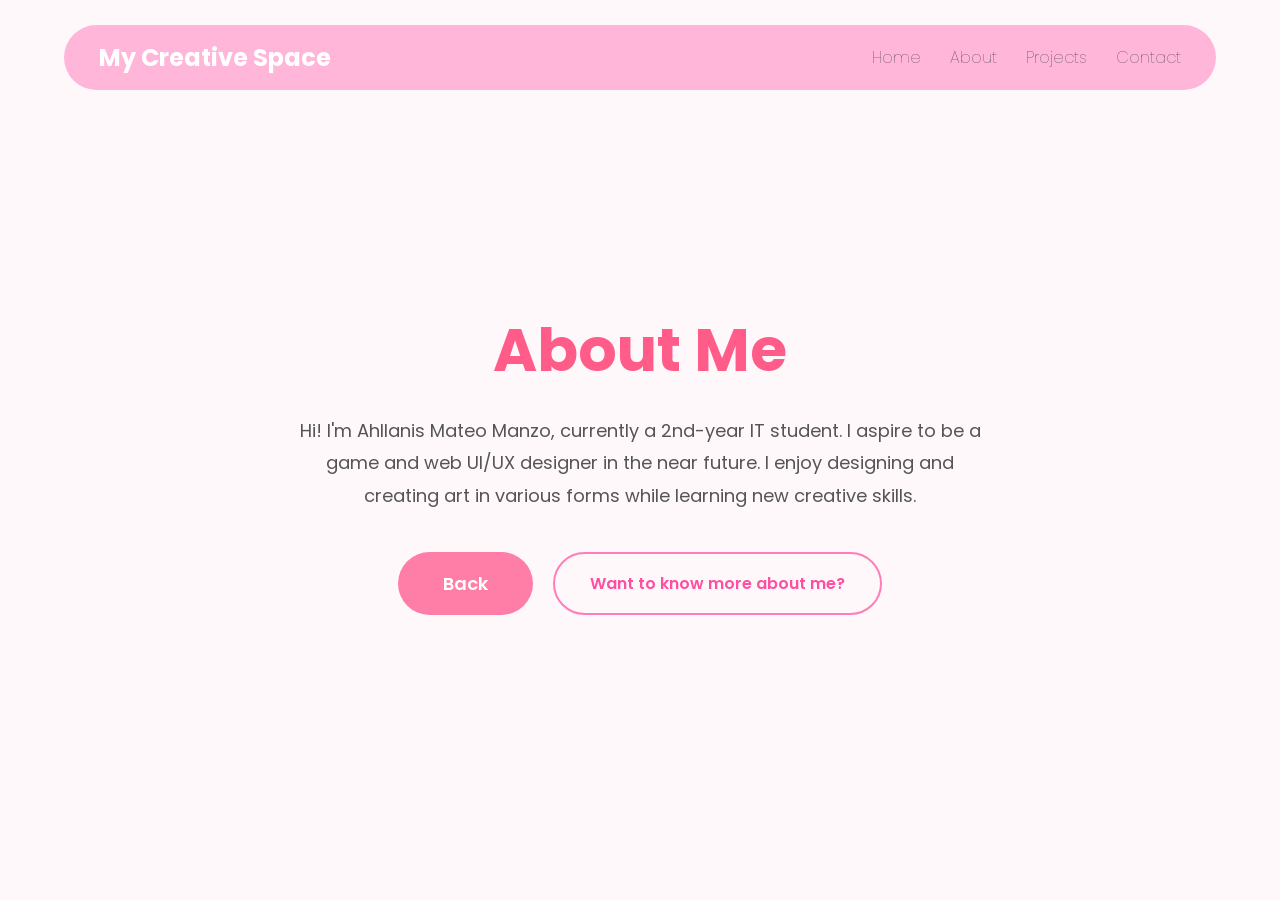
<file: about.html>
<!DOCTYPE html>
<html lang="en">
<head>
<meta charset="UTF-8">
<meta name="viewport" content="width=device-width, initial-scale=1.0">
<title>About Me</title>

<style>
@import url('https://fonts.googleapis.com/css2?family=Poppins:wght@300;400;500;600;700&display=swap');

*{
    margin:0;
    padding:0;
    box-sizing:border-box;
    font-family:'Poppins', sans-serif;
}
      
    nav{
        width:90%;
        margin:25px auto;
        background:#ffb6d9;
        border-radius:50px;
        padding:15px 35px;

        display:flex;
        justify-content:space-between;
        align-items:center;
    }

    .back-btn {
    background: #ffb6d9;
    color: white;
    border: none;
    padding: 12px 25px;
    border-radius: 30px;
    font-size: 16px;
    font-weight: 600;
    cursor: pointer;
    transition: 0.3s;
    }

    .back-btn:hover {
    background: #ff9ac9;
    transform: translateY(-2px);
    }

    .btn{
        text-decoration:none;
        padding:17px 35px;
        border-radius:40px;
        font-weight:600;
        transition:0.3s;
    }

    .secondary{
        border:2px solid #ff7eb8;
        color:#ff4fa0;
    }

    .secondary:hover{
        background:#ffd9eb;
    }

    .logo{
        font-size:24px;
        font-weight:700;
        color:#ffffff;
    }

    .nav-links a{
        text-decoration:none;
        color: #333;
        margin-left:25px;
        font-weight:100;

    }

    .nav-links a:hover{
        color:#ff4fa0;
    }


    *{
        margin:0;
        padding:0;
        box-sizing:border-box;
        font-family:'Poppins', sans-serif;
    }

    body{
        background:#fff8fb;
    }

    .about{
        width:90%;
        padding-top: 60px;
        margin:auto;
        min-height:70vh;

        display:flex;
        align-items:center;
        justify-content:center;
    }

    .about-container{
        max-width:700px;
        text-align:center;
        position:relative;
    }

    .about-container h1{
        font-size:60px;
        color:#ff5c8a;
        margin-bottom:20px;
    }

    .about-container p{
        font-size:18px;
        line-height:1.8;
        color:#555;
        margin-bottom:40px;
    }

    .project-btn{
        display:inline-block;

        background:#ff7ea8;
        color:white;

        text-decoration:none;

        padding:18px 45px;

        border-radius:50px;

        font-size:18px;
        font-weight:600;

        transition:0.3s;
    }

    .button-group{
        display:flex;
        gap:20px;
        justify-content:center;
        align-items:center;
    }

    .project-btn:hover{
        transform:translateY(-5px);
    }


    @media(max-width:900px){

        .hero{
            flex-direction:column-reverse;
            text-align:center;
            padding-top:40px;
        }

        h1{
            font-size:42px;
        }

        .description{
            margin:auto;
            margin-bottom:30px;
        }

        .buttons{
            justify-content:center;
        }

        .circle{
            width:280px;
            height:280px;
        }

        .profile{
            width:260px;
        }
    }

    @media (max-width: 768px){

nav{
    width:95%;
    margin:15px auto;
    padding:15px 15px;
    border-radius:35px;

    display:flex;
    flex-direction:column;
    align-items:center;

    position: relative;
    z-index: 9999;
}

.logo{
    font-size:1.5rem;
    color:#ff4f9d;
    text-align:center;
    margin-bottom:15px;
}

.nav-links{
    display:flex;
    justify-content:center;
    gap:15px;

    width:90%;
    max-width:300px;

    padding:18px 15px;

    background:#fff;
    border-radius:30px;
}

.nav-links a{
    font-size:0.85rem;
    color:#333;
    margin-left:0;
}

.hero{
    flex-direction:column-reverse;
    text-align:center;
    min-height: auto;
}

h1{
    font-size:2rem;
}

.about{
    margin-top: -138px;
}

.description{
    font-size:0.95rem;
    max-width:100%;
}

.buttons{
    flex-direction:column;
    align-items:center;
}

.btn{
    width:220px;
}

.profile{
    width:230px;
    left:0;
    transform:none;
}

.circle{
    width:260px;
    height:260px;
}

.card1{
    top:20px;
    right:0;
    font-size:12px;
}

.card2{
    bottom:30px;
    left:0;
    font-size:12px;
}



.nav-links{
    background:#ffd9ea;
    border-radius:20px; 
    padding:12px 20px;
    
    display:flex;
    justify-content:center;
    align-items:center;
    gap:18px;

    width:85%;
    max-width:350px;
}


.nav-links a{
    text-decoration:none;
    color:#333;
    font-size:0.9rem;
    font-weight:200;
}
    }


</style>
</head>

<body>

<nav>

    <div class="logo">My Creative Space</div>

    <div class="nav-links">
        <a href="portfolio.html">Home</a>
        <a href="about.html">About</a>
        <a href="projsnanis.html">Projects</a>
        <a href="contacts.html">Contact</a>
    </div>

</nav>


<section class="about">

<div class="about-container">

<div class="circle"></div>

<h1>About Me</h1>

<p>
Hi! I'm Ahllanis Mateo Manzo, currently a 2nd-year IT student. I aspire to be a game 
and web UI/UX designer in the near future. I enjoy designing and creating art in various
forms while learning new creative skills.
</p>

<div class="button-group">
    <a href="portfolio.html" class="project-btn">
    Back
    </a>

    <a href="moreme.html" class="btn secondary">
    Want to know more about me?
    </a>
</div>

</div>

</section>

</body>
</html>
</file>
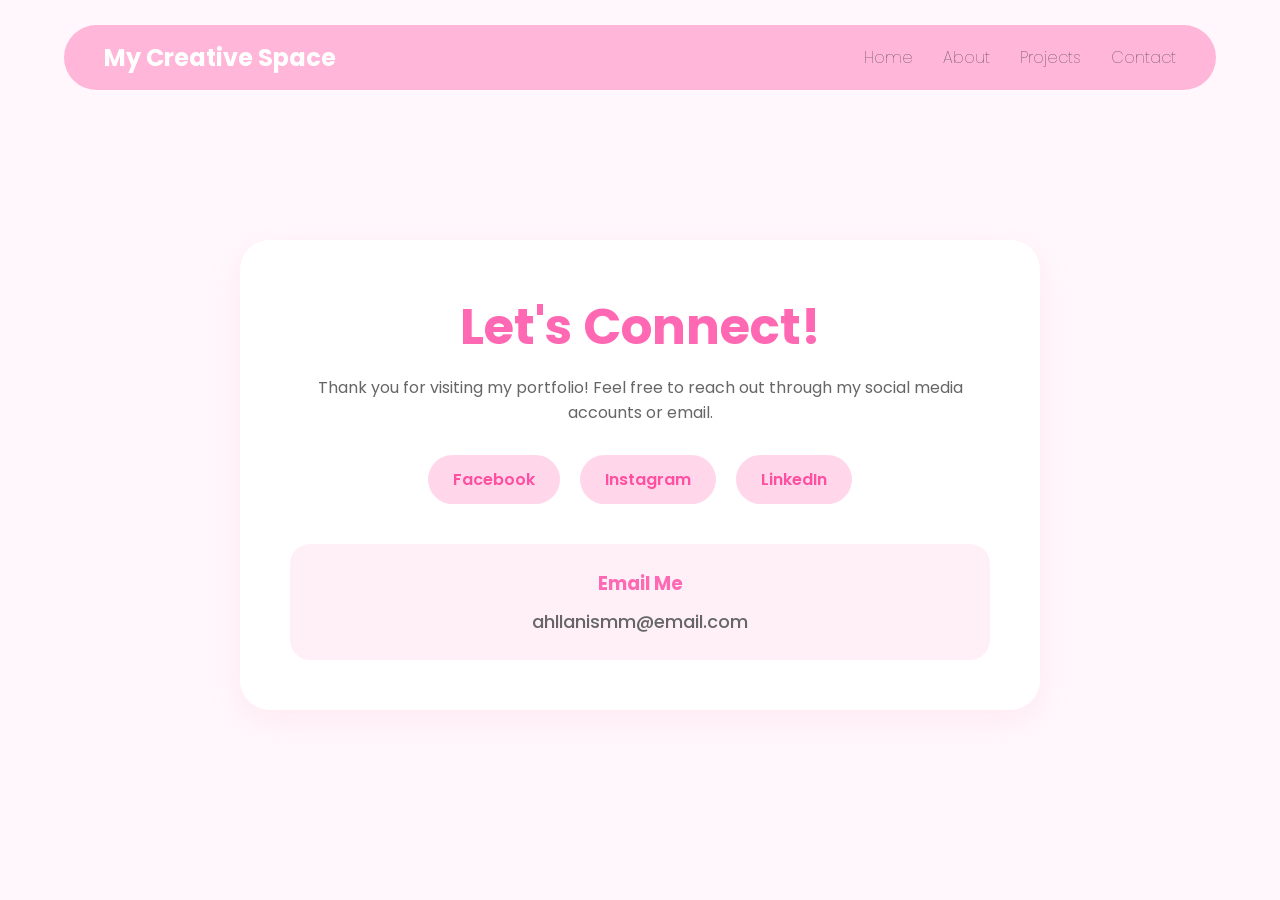
<file: contacts.html>
<!DOCTYPE html>
<html lang="en">
<head>
<meta charset="UTF-8">
<meta name="viewport" content="width=device-width, initial-scale=1.0">

<title>Contact | Ahllanis' Portfolio</title>

<style>

    @import url('https://fonts.googleapis.com/css2?family=Poppins:wght@300;400;500;600;700&display=swap');

    *{
        margin:0;
        padding:0;
        box-sizing:border-box;
        font-family:'Poppins',sans-serif;
    }

    body{
        background:#fff7fb;
        color:#333;
    }



    nav{
        width:90%;
        margin:25px auto;
        background:#ffb6d9;
        padding:15px 40px;
        border-radius:50px;

        display:flex;
        justify-content:space-between;
        align-items:center;
    }

    .logo{
        font-size:24px;
        font-weight:700;
        color:white;
    }

    nav ul{
        display:flex;
        list-style:none;
        gap:30px;
    }


    nav a{
        text-decoration:none;
        color: #333;
        font-weight:100;
    }

    .nav-links a:hover{
            color:#ff4fa0;
        }

    .contact{
        min-height:80vh;

        display:flex;
        justify-content:center;
        align-items:center;

        padding:50px;
    }

    .contact-box{
        background:white;
        padding:50px;
        border-radius:30px;
        width:800px;
        text-align:center;

        box-shadow:0 10px 30px rgba(255,182,217,0.2);
    }

    .contact-box h1{
        font-size:50px;
        color:#ff69b4;
        margin-bottom:10px;
    }

    .contact-box p{
        color:#666;
        margin-bottom:30px;
    }



    .socials{
        display:flex;
        justify-content:center;
        gap:20px;
        flex-wrap:wrap;
        margin-bottom:40px;
    }

    .socials a{
        text-decoration:none;
        background:#ffd6ea;
        color:#ff4fa0;

        padding:12px 25px;
        border-radius:30px;
        font-weight:600;

        transition:0.3s;
    }

    .socials a:hover{
        background:#ff69b4;
        color:white;
    }



    .email-card{
        background:#fff0f7;
        padding:25px;
        border-radius:20px;
    }

    .email-card h3{
        color:#ff69b4;
        margin-bottom:10px;
    }

    .email-card p{
        margin:0;
        font-size:18px;
        font-weight:500;
    }

    @media(max-width:900px){

        .hero{
            flex-direction:column-reverse;
            text-align:center;
            padding-top:40px;
        }

        h1{
            font-size:42px;
        }

        .description{
            margin:auto;
            margin-bottom:30px;
        }

        .buttons{
            justify-content:center;
        }

        .circle{
            width:280px;
            height:280px;
        }

        .profile{
            width:260px;
        }
    }

    @media (max-width: 768px){

nav{
    width:95%;
    margin:15px auto;
    padding:15px 15px;
    border-radius:35px;

    display:flex;
    flex-direction:column;
    align-items:center;
}

.logo{
    font-size:1.5rem;
    color:#ff4f9d;
    text-align:center;
    margin-bottom:15px;
}


.nav-links a{
    font-size:0.85rem;
    color:#333;
    margin-left:0;

    text-decoration:none;
    font-weight:300;
}

.hero{
    flex-direction:column-reverse;
    text-align:center;
    padding-top:20px;
}

h1{
    font-size:2rem;
}

.description{
    font-size:0.95rem;
    max-width:100%;
}

.buttons{
    flex-direction:column;
    align-items:center;
}

.btn{
    width:220px;
}

.profile{
    width:230px;
    left:0;
    transform:none;
}

.circle{
    width:260px;
    height:260px;
}

.card1{
    top:20px;
    right:0;
    font-size:12px;
}

.card2{
    bottom:30px;
    left:0;
    font-size:12px;
}

.nav-links{
    background:#ffd9ea;
    border-radius:20px; 
    padding:12px 20px;
    
    display:flex;
    justify-content:center;
    align-items:center;

    width:85%;
    max-width:350px;
}

nav ul{
    padding: 0;
    margin:0 ;
    gap: 17px;
}

    }
   
   

</style>
</head>
<body>

<nav>
    <div class="logo">My Creative Space</div>

     <div class="nav-links">
    <ul>
        <li><a href="index.html">Home</a></li>
        <li><a href="about.html">About</a></li>
        <li><a href="projsnanis.html">Projects</a></li>
        <li><a href="contact.html">Contact</a></li>
    </ul>
    </div>

</nav>

<section class="contact">

<div class="contact-box">

<h1>Let's Connect!</h1>

<p>
Thank you for visiting my portfolio! Feel free to reach out
through my social media accounts or email.
</p>

<div class="socials">

<a href="https://www.facebook.com/share/18j9TPsdv8/" target="_blank">Facebook</a>

<a href="https://www.instagram.com/calgenthi?igsh=MWJ4OTZzYmhuazRrZA==" target="_blank">Instagram</a>

<a href="https://linkedin.com/in/ahllanis-manzo-103289369">LinkedIn</a>

</div>

<div class="email-card">

<h3>Email Me</h3>

<p>ahllanismm@email.com</p>

</div>

</div>

</section>

</body>
</html>
</file>
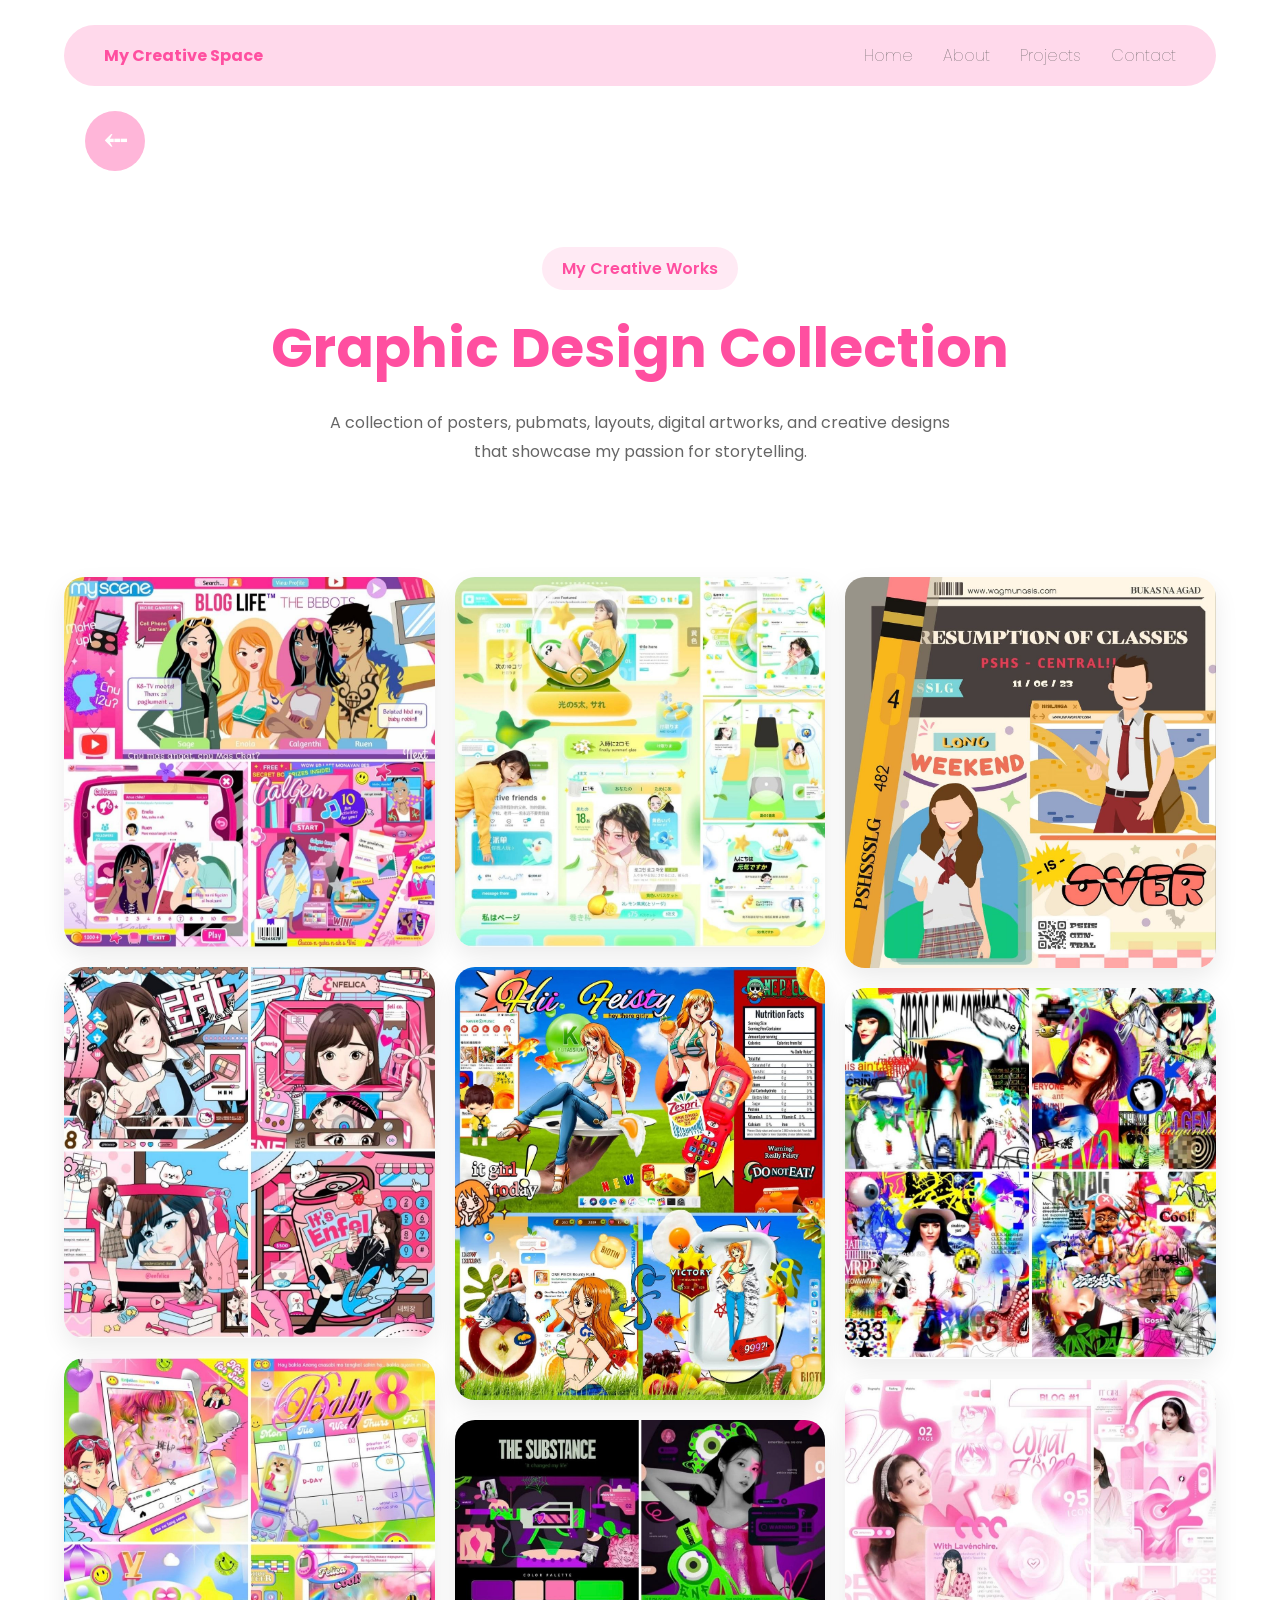
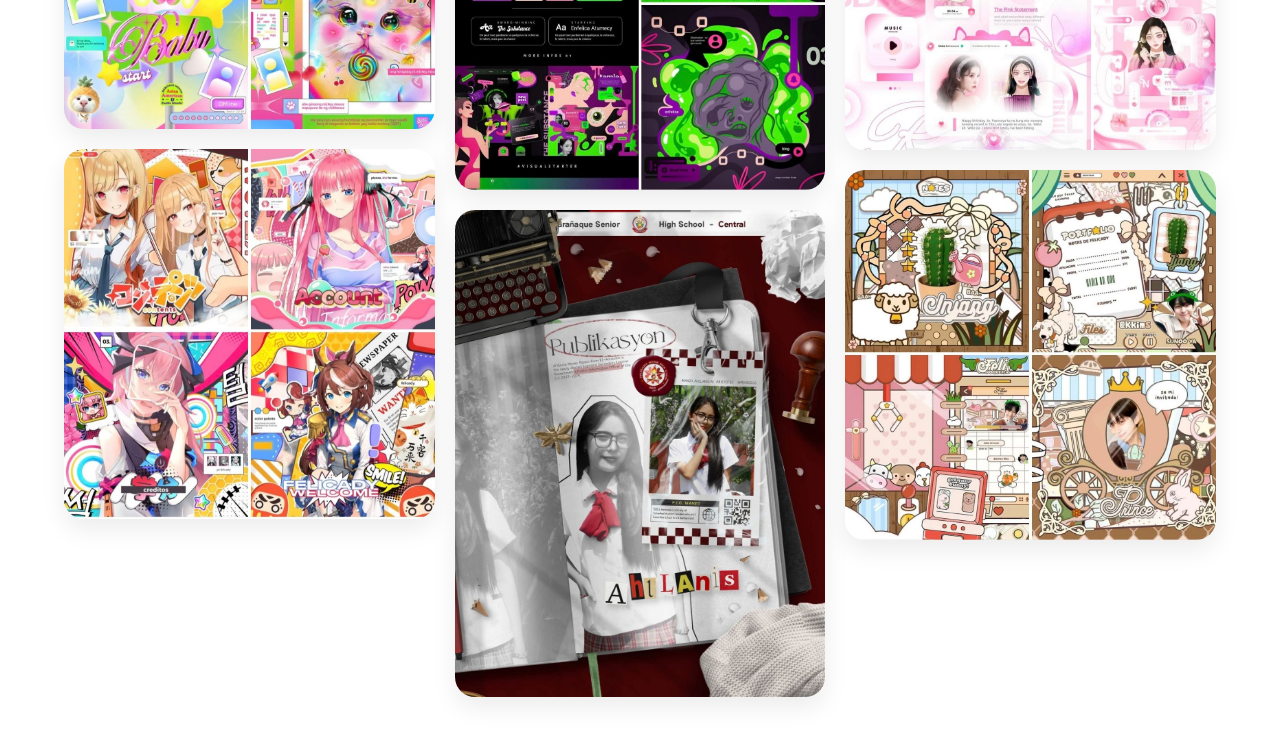
<file: galleria.html>
<!DOCTYPE html>
<html lang="en">
<head>
<meta charset="UTF-8">
<meta name="viewport" content="width=device-width, initial-scale=1.0">
<title>Graphic Design Collection</title>

<link rel="stylesheet" href="galleria.css">

<link href="https://fonts.googleapis.com/css2?family=Poppins:wght@300;400;500;600;700&display=swap" rel="stylesheet">

</head>
<body>

<!--ulrtulet-->

<nav>
    <div class="logo">My Creative Space</div>

    <ul>
        <li><a href="index.html">Home</a></li>
        <li><a href="about.html">About</a></li>
        <li><a href="projsnanis.html">Projects</a></li>
        <li><a href="contacts.html">Contact</a></li>
    </ul>
</nav>

<a href="projsnanis.html" class="back-btn">⤎</a>

<!-- heather -->

<section class="hero">

    <span class="badge">My Creative Works</span>

    <h1>Graphic Design Collection</h1>

    <p>
        A collection of posters, pubmats, layouts,
        digital artworks, and creative designs that
        showcase my passion for storytelling.
    </p>

</section>


<section class="gallery">

    <div class="gallery-item">
        <img src="fave.jpg">
    </div>

    <div class="gallery-item">
        <img src="swallowed.jpg" alt="">
    </div>

    <div class="gallery-item">
        <img src="posa.jpg" alt="">
    </div>

    <div class="gallery-item">
        <img src="3intro.jpg" alt="">
    </div>

    <div class="gallery-item">
        <img src="yellow.jpg" alt="">
    </div>

    <div class="gallery-item">
        <img src="namiii.jpg" alt="">
    </div>

    <div class="gallery-item">
        <img src="melang.jpg" alt="">
    </div>

    <div class="gallery-item">
        <img src="narctrew.jpg" alt="">
    </div>

    <div class="gallery-item">
        <img src="pshs.jpg" alt="">
    </div>

    <div class="gallery-item">
        <img src="dream.jpg" alt="">
    </div>

    <div class="gallery-item">
        <img src="ayuu.jpg" alt="">
    </div>

    <div class="gallery-item">
        <img src="injang.jpg" alt="">
    </div>

</section>

</body>
</html>
</file>
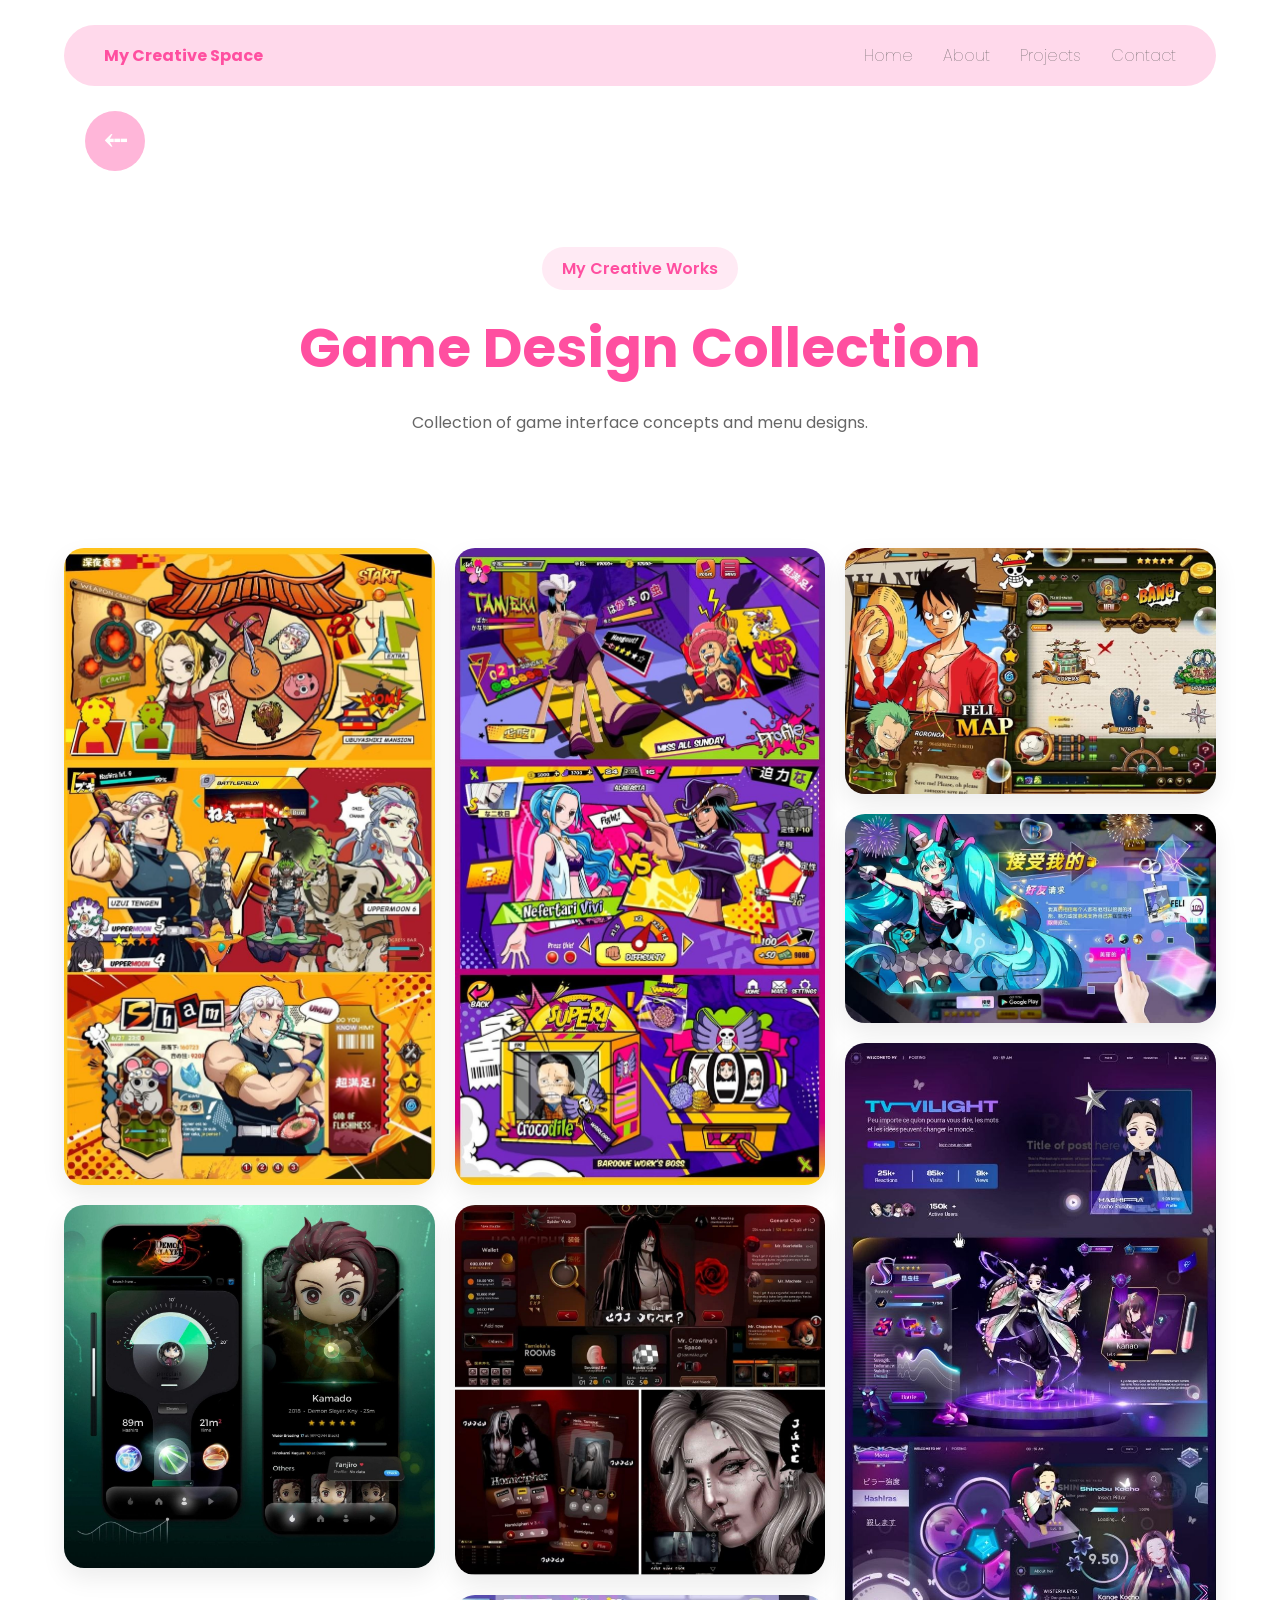
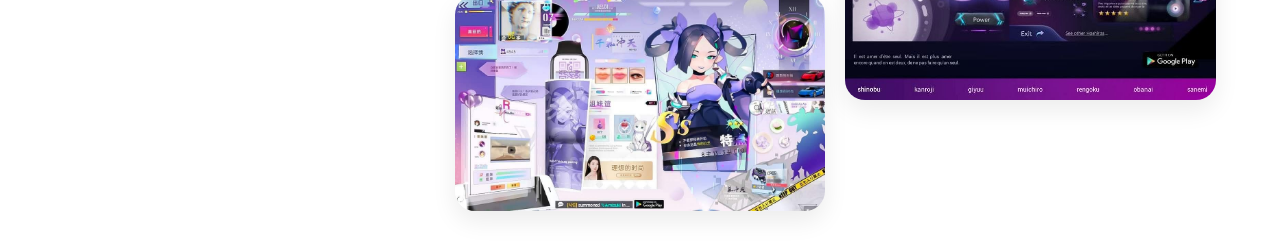
<file: gameui.html>
<!DOCTYPE html>
<html lang="en">
<head>
<meta charset="UTF-8">
<meta name="viewport" content="width=device-width, initial-scale=1.0">
<title>Game Design Collection</title>

<link rel="stylesheet" href="gameui.css">

<link href="https://fonts.googleapis.com/css2?family=Poppins:wght@300;400;500;600;700&display=swap" rel="stylesheet">

</head>
<body>



<nav>
    <div class="logo">My Creative Space</div>

    <ul>
        <li><a href="portfolio.html">Home</a></li>
        <li><a href="about.html">About</a></li>
        <li><a href="projsnanis.html">Projects</a></li>
        <li><a href="contacts.html">Contact</a></li>
    </ul>
</nav>

<a href="projsnanis.html" class="back-btn">⤎</a>

<!-- heather -->

<section class="hero">

    <span class="badge">My Creative Works</span>

    <h1>Game Design Collection</h1>

    <p>
        Collection of game interface concepts and menu designs.
    </p>

</section>



<section class="gallery">

    <div class="gallery-item">
        <img src="gameui.jpg" alt="">
    </div>

    <div class="gallery-item">
        <img src="tanjiro.jpg" alt="">
    </div>

    <div class="gallery-item">
        <img src="violet.jpg" alt="">
    </div>

    <div class="gallery-item">
        <img src="homi.jpg" alt="">
    </div>

    <div class="gallery-item">
        <img src="ewan.jpg" alt="">
    </div>

    <div class="gallery-item">
        <img src="wampis.jpg" alt="">
    </div>

    <div class="gallery-item">
        <img src="hatsu.jpg" alt="">
    </div>

    <div class="gallery-item">
        <img src="shinobu.jpg" alt="">
    </div>

   
</section>

</body>
</html>
</file>
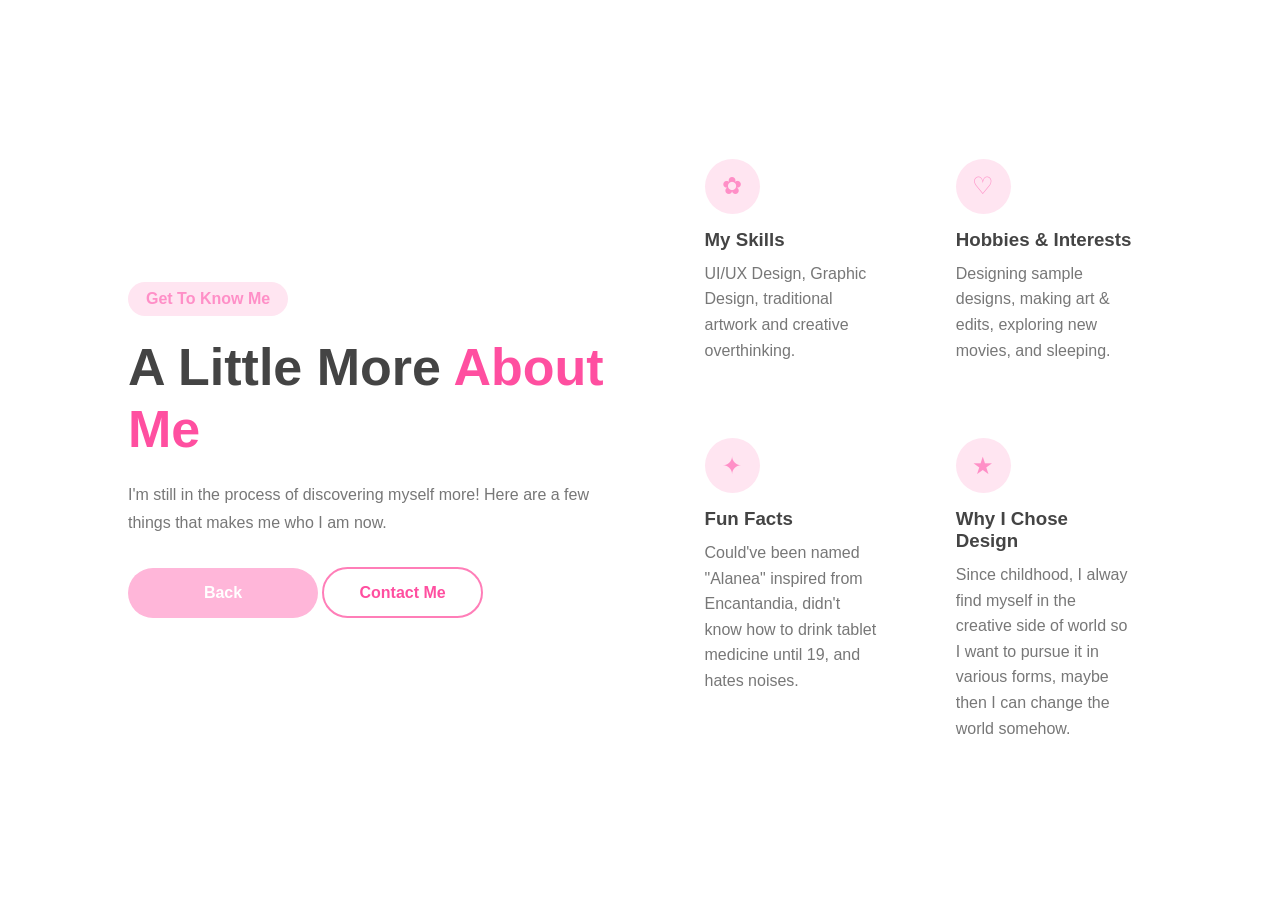
<file: moreme.html>
<!DOCTYPE html>
<html lang="en">
<head>
<meta charset="UTF-8">
<meta name="viewport" content="width=device-width, initial-scale=1.0">
<title>A Little More About Me</title>

<link rel="stylesheet" href="moreme.css">

</head>
<body>

<section class="more-about">

<div class="about-left">

<span class="tag">Get To Know Me</span>


<h1>
A Little More
<span>About Me</span>
</h1>

<p>
I'm still in the process of discovering myself more! Here are a few things
that makes me who I am now.
</p>

<div class="button-group">
<a href="about.html" class="pink-btn">Back</a>

<a href="contacts.html" class="btn secondary">Contact Me</a>

</div>

</div>


<div class="about-right">

<div class="info-box">
<div class="icon">✿</div>
<h3>My Skills</h3>
<p>
UI/UX Design, Graphic Design,
traditional artwork
and creative overthinking.
</p>
</div>

<div class="info-box">
<div class="icon">♡</div>
<h3>Hobbies & Interests</h3>
<p>
Designing sample designs,
making art & edits,
exploring new movies,
and sleeping.
</p>
</div>

<div class="info-box">
<div class="icon">✦</div>
<h3>Fun Facts</h3>
<p>
Could've been named "Alanea" inspired from Encantandia,
didn't know how to drink tablet medicine until 19,
and hates noises.
</p>
</div>

<div class="info-box">
<div class="icon">★</div>
<h3>Why I Chose Design</h3>
<p>
Since childhood, I alway find myself in the creative side of world so I want to pursue it in various forms, maybe 
then I can change the world somehow.
</p>
</div>

</div>

</section>

</body>
</html>
</file>
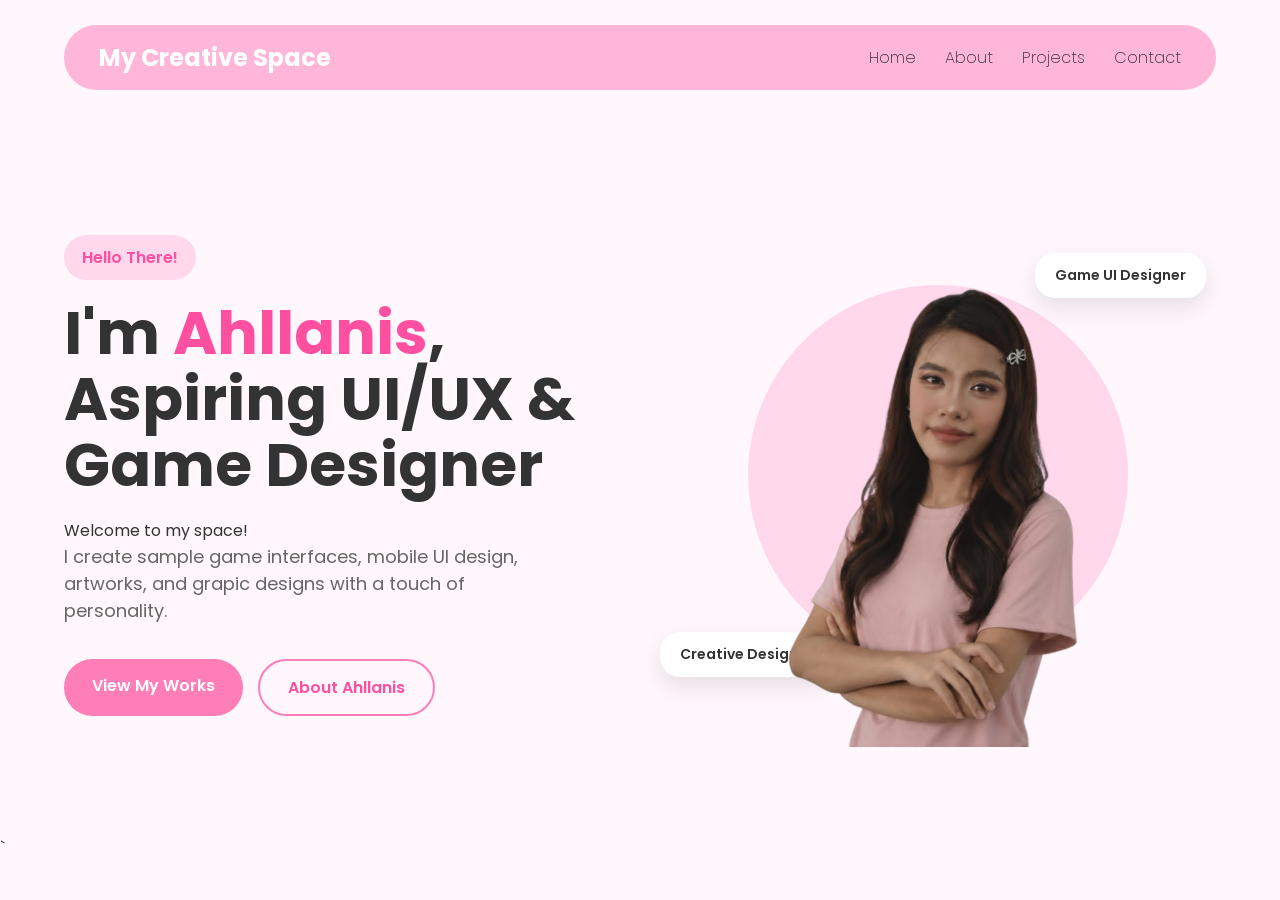
<file: portfolio.html>
<!DOCTYPE html>

<html lang="en">
<head>
    <meta charset="UTF-8">
    <meta name="viewport" content="width=device-width, initial-scale=1.0">
    <title>Ahllanis Portfolio</title>

<style>
    @import url('https://fonts.googleapis.com/css2?family=Poppins:wght@300;400;600;700&display=swap');

    *{
        margin:0;
        padding:0;
        box-sizing:border-box;
        font-family:'Poppins',sans-serif;
    }

    body{
        background:#fff7fb;
        color:#333;
    }


    nav{
        width:90%;
        margin:25px auto;
        background:#ffb6d9;
        border-radius:50px;
        padding:15px 35px;

        display:flex;
        justify-content:space-between;
        align-items:center;
    }

    .logo{
        font-size:24px;
        font-weight:650;
        color:#ffffff;
    }


    .nav-links a{
        text-decoration:none;
        color:#333;
        margin-left:25px;
        font-weight:200;
    }

    .nav-links a:hover{
        color:#ff4fa0;
    }


    .hero{
        width:90%;
        margin:auto;
        min-height:80vh;

        display:flex;
        align-items:center;
        justify-content:space-between;
        gap:40px;
    }

    .left{
        flex:1;
    }

    .tag{
        display:inline-block;
        background:#ffd9eb;
        color:#ff4fa0;
        padding:10px 18px;
        border-radius:30px;
        margin-bottom:20px;
        font-weight:600;
    }

    h1{
        font-size:60px;
        line-height:1.1;
        margin-bottom:20px;
    }

    .pink{
        color:#ff4fa0;
    }

    .description{
        font-size:18px;
        color:#666;
        margin-bottom:35px;
        max-width:500px;
    }

    .buttons{
        display:flex;
        gap:15px;
    }

    .btn{
        text-decoration:none;
        padding:14px 28px;
        border-radius:40px;
        font-weight:600;
        transition:0.3s;
    }

    .primary{
        background:#ff7eb8;
        color:white;
    }

    .primary:hover{
        background:#ff4fa0;
    }

    .secondary{
        border:2px solid #ff7eb8;
        color:#ff4fa0;
    }

    .secondary:hover{
        background:#ffd9eb;
    }


    .right{
        flex:1;
        display:flex;
        justify-content:center;
        position:relative;
    }

    .profile{
        width:420px;
        position:relative;
        bottom: 0;
        left: 1%;
        transform: translateX(-1%);
        z-index:10;
    }

    .circle{
        width:380px;
        height:380px;
        background:#ffd9eb;
        border-radius:50%;
        position:absolute;
        top: 50%;
        left: 50%;
        transform: translate(-50%, -50%);
        z-index:-1;
    }

    

    .floating-card{
        position:absolute;
        background:white;
        padding:12px 20px;
        border-radius:20px;
        box-shadow:0 10px 25px rgba(0,0,0,0.1);
        z-index:3;
        font-size:14px;
        font-weight:600;
    }

    .card1{
        top:50px;
        right:10px;
    }

    .card2{
        bottom:70px;
        left:0;
    }

    @media(max-width:900px){

        .hero{
            flex-direction:column-reverse;
            text-align:center;
            padding-top:40px;
        }

        h1{
            font-size:42px;
        }

        .description{
            margin:auto;
            margin-bottom:30px;
        }

        .buttons{
            justify-content:center;
        }

        .circle{
            width:280px;
            height:280px;
        }

        .profile{
            width:260px;
        }
    }

    @media (max-width: 768px){

nav{
    width:95%;
    margin:15px auto;
    padding:15px 15px;
    border-radius:35px;

    display:flex;
    flex-direction:column;
    align-items:center;
}

.logo{
    font-size:1.5rem;
    color:#ff4f9d;
    text-align:center;
    margin-bottom:15px;
}


.nav-links a{
    font-size:0.85rem;
    color:#333;
    margin-left:0;
}

.hero{
    flex-direction:column-reverse;
    text-align:center;
    padding-top:20px;
}

h1{
    font-size:2rem;
}

.description{
    font-size:0.95rem;
    max-width:100%;
}

.buttons{
    flex-direction:column;
    align-items:center;
}

.btn{
    width:220px;
}

.profile{
    width:230px;
    left:0;
    transform:none;
}

.circle{
    width:260px;
    height:260px;
}

.card1{
    top:20px;
    right:0;
    font-size:12px;
}

.card2{
    bottom:30px;
    left:0;
    font-size:12px;
}



.nav-links{
    background:#ffd9ea;
    border-radius:20px; 
    padding:12px 20px;
    
    display:flex;
    justify-content:center;
    align-items:center;
    gap:18px;

    width:85%;
    max-width:350px;
}

    }


   
   




</style>
</head>

<body>


<nav>

    <div class="logo">My Creative Space</div>

    <div class="nav-links">
        <a href="portfolio.html">Home</a>
        <a href="about.html">About</a>
        <a href="projsnanis.html">Projects</a>
        <a href="contacts.html">Contact</a>
    </div>

</nav>

<section class="hero">

    <div class="left">

        <div class="tag"> Hello There!</div>

        <h1>
            I'm <span class="pink">Ahllanis</span>,<br>
            Aspiring UI/UX &<br>
            Game Designer
        </h1>
Welcome to my space! <p class="description">
            I create sample game interfaces, mobile UI design,
            artworks, and grapic designs with a touch
            of personality.
        </p>

        <div class="buttons">

            <a href="projsnanis.html" class="btn primary">
                View My Works
            </a>

            <a href="about.html" class="btn secondary">
                About Ahllanis
            </a>

        </div>

    </div>

    <div class="right">

        <div class="circle"></div>

        <img src="nanispfp.png" class="profile" width="300">

        <div class="floating-card card1">
            Game UI Designer
        </div>

        <div class="floating-card card2">
            Creative Designer
        </div>

    </div>

</section>
`

</body>
</html>
</file>
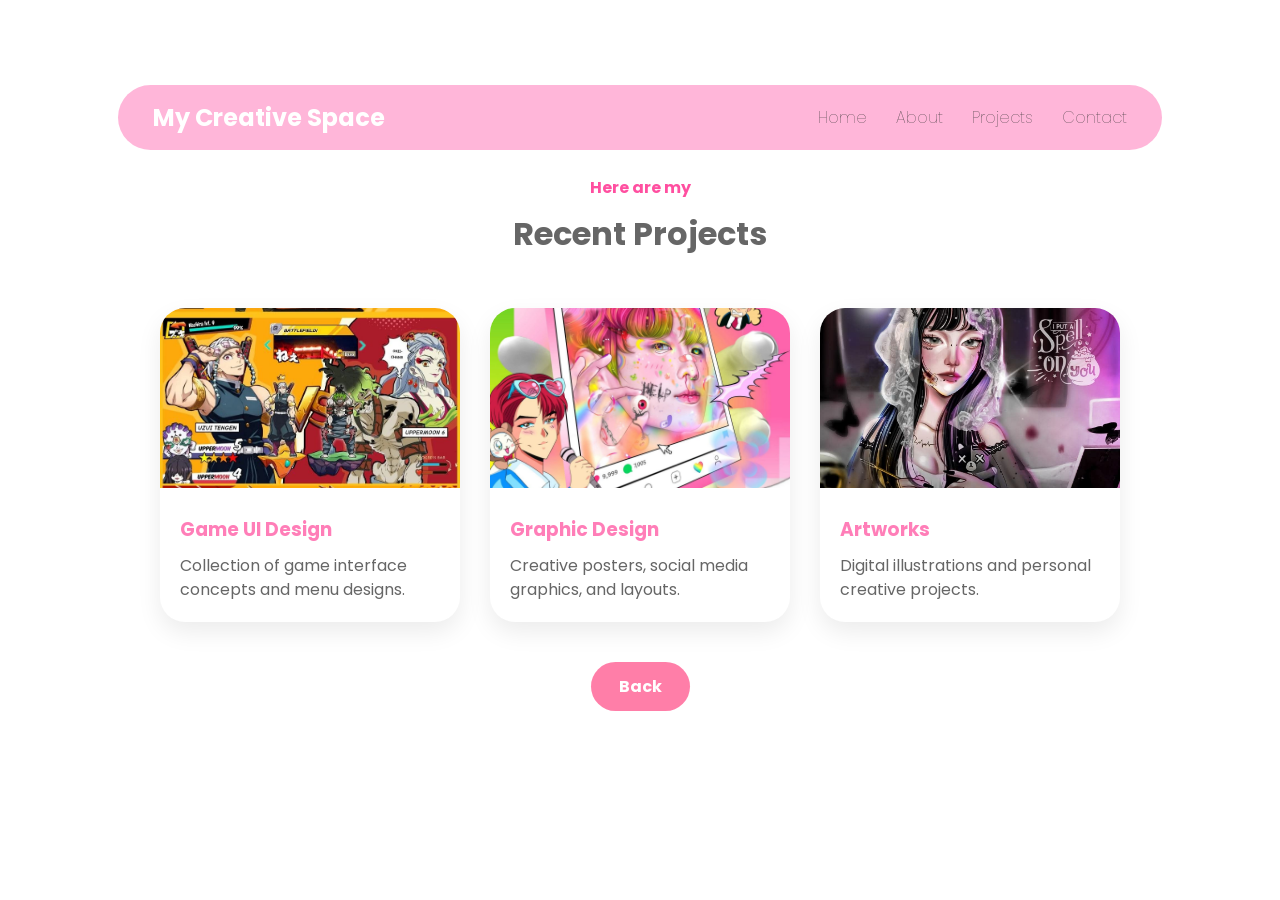
<file: projsnanis.html>
<!DOCTYPE html>
<html lang="en">
<head>
<meta charset="UTF-8">
<meta name="viewport" content="width=device-width, initial-scale=1.0">
<title>Projects</title>

<style>
@import url('https://fonts.googleapis.com/css2?family=Poppins:wght@300;400;500;600;700&display=swap');

*{
    margin:0;
    padding:0;
    box-sizing:border-box;
    font-family:'Poppins', sans-serif;
}

    nav{
        width:90%;
        margin:25px auto;
        background:#ffb6d9;
        border-radius:50px;
        padding:15px 35px;

        display:flex;
        justify-content:space-between;
        align-items:center;
    }

    .back-container{
        margin-top: 40px;
        text-align: center;
}

    .back-btn{
        display:inline-block;
        text-decoration:none;
        background:#ff7ea8;
        color:white;
        padding:12px 28px;
        border-radius:30px;
        font-weight:bold;
        transition:0.3s;
    }

    .back-btn:hover{
        background:#ff5f96;
}

    .logo{
        font-size:24px;
        font-weight:700;
        color:#ffffff;
    }

    .project-link{
        text-decoration: none;
        color: inherit;
    }

    .nav-links a{
        text-decoration:none;
        color:#333;
        margin-left:25px;
        font-weight:100;
    }

    .nav-links a:hover{
        color:#ff4fa0;
    }


    body{
    background:#fff;
    padding:60px;
}

/* taytelll */

.projects-title{
    text-align:center;
    margin-bottom:50px;
}

.projects-title p{
    color:#ff4fa0;
    font-weight:bold;
}

.projects-title h1{
    color:#666;
    margin-top:10px;
}

/* cards */

.projects-container{
    display:flex;
    justify-content:center;
    gap:30px;
    flex-wrap:wrap;
}

.project-card{
    width:300px;
    background:white;
    border-radius:25px;
    overflow:hidden;
    box-shadow:0 10px 25px rgba(0,0,0,0.08);
    transition:0.3s;
}

.project-card:hover{
    transform:translateY(-8px);
}

.project-card img{
    width:100%;
    height:180px;
    object-fit:cover;
}

.project-info{
    padding:20px;
}

.project-info h3{
    color:#ff7eb8;
    margin-bottom:10px;
}

.project-info p{
    color:#666;
    line-height:1.5;
}


    @media(max-width:900px){

        .hero{
            flex-direction:column-reverse;
            text-align:center;
            padding-top:40px;
        }

        h1{
            font-size:42px;
        }

        .description{
            margin:auto;
            margin-bottom:30px;
        }

        .buttons{
            justify-content:center;
        }

        .circle{
            width:280px;
            height:280px;
        }

        .profile{
            width:260px;
        }
    }

    @media (max-width: 768px){

nav{
    width:200%;
    max-width: 390px;
    margin-top: 300px;
    margin:15px auto;
    padding:13px 20px 13px;
    border-radius:35px;

    display:flex;
    flex-direction:column;
    align-items:center;
}

.logo{
    font-size:1.5rem;
    color:#ff4f9d;
    text-align:center;
    margin-bottom:13px;
    font-weight: 700;

    white-space: nowrap;
}

.nav-links{
    background:#fff5fa;
    border-radius:25px;

    display:flex;
    justify-content:center;
    align-items:center;
    gap:12px;

    width:90%;
    max-width:none;
    margin: 0 auto;

    padding:15px 10px;
}


.nav-links a{
    font-size:0.85rem;
    color:#333;
    margin-left:0;
}

.hero{
    flex-direction:column-reverse;
    text-align:center;
    padding-top:20px;
}

h1{
    font-size:1.3rem;
    font-weight: 50px;
}

.description{
    font-size:0.95rem;
    max-width:100%;
}

.buttons{
    flex-direction:column;
    align-items:center;
}

.btn{
    width:220px;
}

.profile{
    width:230px;
    left:0;
    transform:none;
}

.circle{
    width:260px;
    height:260px;
}

.card1{
    top:20px;
    right:0;
    font-size:12px;
}

.card2{
    bottom:30px;
    left:0;
    font-size:12px;
}



.nav-links{
    background:#ffd9ea;
    border-radius:20px; 
    padding:12px 20px;
    
    display:flex;
    justify-content:center;
    align-items:center;
    gap:18px;

    width:85%;
    max-width:350px;
}



.nav-links a{
    text-decoration:none;
    color:#333;
    font-size:0.9rem;
    font-weight:300;
}

body{
    padding: 20px 0;
}

nav{
    width: 95%;
    margin: 15px auto;
}

.projects-title,
.projects-container,
.back-container{
    width: 100%;
    max-width: 420px;
    margin: 0 auto;
    margin-top: 40px;
    text-align: center;
}

.projects-container{
    display: flex;
    flex-direction: column;
    align-items: center;
    gap: 20px;
}

.project-link{
    width: 100%;
    display: flex;
    justify-content: center;
}

.project-card{
    width: 90%;
    max-width: 320px;
}

    }
   
   





</style>
</head>

<body>

    
<nav>

    <div class="logo">My Creative Space</div>

    <div class="nav-links">
        <a href="portfolio.html">Home</a>
        <a href="about.html">About</a>
        <a href="projsnanis.html">Projects</a>
        <a href="contacts.html">Contact</a>
    </div>

</nav>

<div class="projects-title">
    <p>Here are my </p>
    <h1>Recent Projects</h1>
</div>

<div class="projects-container">


<a href="gameui.html" class="project-link">
    <div class="project-card">
        <img src="gameui.jpg">
        <div class="project-info">
            <h3>Game UI Design</h3>
            <p>Collection of game interface concepts and menu designs.</p>
        </div>
    </div>
</a>

<a href="galleria.html" class="project-link">
    <div class="project-card">
        <img src="graphic.jpg">
        <div class="project-info">
            <h3>Graphic Design</h3>
            <p>Creative posters, social media graphics, and layouts.</p>
        </div>
    </div>
</a>

<a href="artworks.html" class="project-link">
    <div class="project-card">
        <img src="arttt.jpg">
        <div class="project-info">
            <h3>Artworks</h3>
            <p>Digital illustrations and personal creative projects.</p>
        </div>
    </div>
</a>

</div>

<div class="back-container">
    <a href="index.html" class="back-btn"> Back</a>
</div>


<div class="dot dot1"></div>
<div class="dot dot2"></div>

</body>
</html>
</file>
<file: galleria.css>
*{
    margin:0;
    padding:0;
    box-sizing:border-box;
    font-family:'Poppins', sans-serif;
}

body{
    background:#fff;
    color:#333;
}

.back-btn{
    width:60px;
    height:60px;

    background:#ffb6d9;
    color:white;

    border-radius:50%;

    display:flex;
    justify-content:center;
    align-items:center;

    text-decoration:none;

    font-size:28px;
    font-weight:bold;

    margin:25px 0 15px 85px;

    transition:0.3s;
}

.back-btn:hover{
    background:#ff9ac9;
    transform:scale(1.08);
}



nav{
    width:90%;
    margin:25px auto;
    background:#ffd9eb;
    padding:18px 40px;
    border-radius:50px;

    display:flex;
    justify-content:space-between;
    align-items:center;
}

.logo{
    font-weight:700;
    color:#ff4fa0;
}

nav ul{
    display:flex;
    gap:30px;
    list-style:none;
}

nav a{
    text-decoration:none;
    color:#555;
    font-weight:100;
    transition:.3s;
}

nav a:hover{
    color:#ff4fa0;
}



.hero{
    width:90%;
    margin:auto;
    text-align:center;
    padding:70px 0 50px;
}

.badge{
    background:#ffeaf4;
    color:#ff4fa0;
    padding:10px 20px;
    border-radius:30px;
    font-weight:600;
}

.hero h1{
    margin-top:25px;
    font-size:55px;
    color:#ff4fa0;
}

.hero p{
    max-width:650px;
    margin:20px auto;
    color:#666;
    line-height:1.8;
}



.gallery{
    width:90%;
    margin:40px auto;

    column-count:3;
    column-gap:20px;
}

.gallery-item{
    margin-bottom:20px;
    break-inside:avoid;
}

.gallery-item img{
    width:100%;
    border-radius:20px;
    display:block;

    transition:0.4s ease;
    cursor:pointer;

    box-shadow:0 10px 25px rgba(0,0,0,0.08);
}

.gallery-item img:hover{
    transform:translateY(-8px) scale(1.02);
}



@media(max-width:900px){

    .gallery{
        column-count:2;
    }

}

@media(max-width:600px){

    .gallery{
        column-count:1;
    }

    .hero h1{
        font-size:38px;
    }

    nav{
        flex-direction:column;
        gap:15px;
    }

}

@media(max-width:600px){



    .gallery{
        column-count:1;
    }

    .hero h1{
        font-size:38px;
    }

    nav{
        width:95%;
        padding:20px;
        background-color: #ffb6d9;
        border-radius: 35px;

        display:flex;
        flex-direction:column;
        align-items:center;
    }

    .logo{
        font-size:1.5rem;
        margin-bottom:-5px;
        text-align:center;
    }

    nav ul{
        background:#ffd9ea;
        border-radius:28px;

        display:flex;
        justify-content:center;
        align-items:center;

        gap:18px;

        padding:9px 40px;
    }

    nav a{
        font-size:0.9rem;
    }

    .back-btn{
        margin:25px auto;
    }

    .back-btn{
        display:flex;
        justify-content:center;
        align-items:center;

        margin:30px auto;

        width:70px;
        height:70px;
        margin-top:90px;
    }


}
</file>
<file: gameui.css>
*{
    margin:0;
    padding:0;
    box-sizing:border-box;
    font-family:'Poppins', sans-serif;
}

body{
    background:#fff;
    color:#333;
}

.back-btn{
    width:60px;
    height:60px;

    background:#ffb6d9;
    color:white;

    border-radius:50%;

    display:flex;
    justify-content:center;
    align-items:center;

    text-decoration:none;

    font-size:28px;
    font-weight:bold;

    margin:25px 0 15px 85px;

    transition:0.3s;
}

.back-btn:hover{
    background:#ff9ac9;
    transform:scale(1.08);
}



nav{
    width:90%;
    margin:25px auto;
    background:#ffd9eb;
    padding:18px 40px;
    border-radius:50px;

    display:flex;
    justify-content:space-between;
    align-items:center;
}

.logo{
    font-weight:700;
    color:#ff4fa0;
}

nav ul{
    display:flex;
    gap:30px;
    list-style:none;
}

nav a{
    text-decoration:none;
    color:#555;
    font-weight:100;
    transition:.3s;
}

nav a:hover{
    color:#ff4fa0;
}


.hero{
    width:90%;
    margin:auto;
    text-align:center;
    padding:70px 0 50px;
}

.badge{
    background:#ffeaf4;
    color:#ff4fa0;
    padding:10px 20px;
    border-radius:30px;
    font-weight:600;
}

.hero h1{
    margin-top:25px;
    font-size:55px;
    color:#ff4fa0;
}

.hero p{
    max-width:650px;
    margin:20px auto;
    color:#666;
    line-height:1.8;
}



.gallery{
    width:90%;
    margin:40px auto;

    column-count:3;
    column-gap:20px;
}

.gallery-item{
    margin-bottom:20px;
    break-inside:avoid;
}

.gallery-item img{
    width:100%;
    border-radius:20px;
    display:block;

    transition:0.4s ease;
    cursor:pointer;

    box-shadow:0 10px 25px rgba(0,0,0,0.08);
}

.gallery-item img:hover{
    transform:translateY(-8px) scale(1.02);
}



@media(max-width:900px){

    .gallery{
        column-count:2;
    }

}

@media(max-width:600px){

    .gallery{
        column-count:1;
    }

    .hero h1{
        font-size:38px;
    }

    nav{
        flex-direction:column;
        gap:15px;
    }

}

@media(max-width:600px){



    .gallery{
        column-count:1;
    }

    .hero h1{
        font-size:38px;
    }

    nav{
        width:95%;
        padding:20px;
        background-color: #ffb6d9;
        border-radius: 35px;

        display:flex;
        flex-direction:column;
        align-items:center;
    }

    .logo{
        font-size:1.5rem;
        margin-bottom:-5px;
        text-align:center;
    }

    nav ul{
        background:#ffd9ea;
        border-radius:28px;

        display:flex;
        justify-content:center;
        align-items:center;

        gap:18px;

        padding:9px 40px;
    }

    nav a{
        font-size:0.9rem;
    }

    .back-btn{
        margin:25px auto;
    }

    .back-btn{
        display:flex;
        justify-content:center;
        align-items:center;

        margin:30px auto;

        width:70px;
        height:70px;
        margin-top:90px;
    }


}
</file>
<file: moreme.css>
*{
    margin:0;
    padding:0;
    box-sizing:border-box;
    font-family:'Poppins', sans-serif;
}

body{
    background:white;
}

.more-about{
    min-height:100vh;
    display:flex;
    align-items:center;
    justify-content:space-between;
    padding:80px 10%;
    gap:40px;
}

.back-btn {
    background: #ffb6d9;
    color: white;
    text-decoration: none;
    border: none;
    padding: 12px 25px;
    border-radius: 30px;
    font-size: 16px;
    font-weight: 600;
    cursor: pointer;

    display: inline-flex;
    align-items: center;
    justify-content: center;
}

.back-btn:hover {
    background: #ff9ac9;
    transform: translateY(-2px);
}

 .btn{
        text-decoration:none;
        padding:15px 35px;
        border-radius:40px;
        font-weight:600;
        transition:0.3s;
    }

.secondary{
        border:2px solid #ff7eb8;
        color:#ff4fa0;
}

.secondary:hover{
        background:#ffd9eb;
    }

.about-left{
    flex:50px;
}

.tag{
    display:inline-block;
    padding:8px 18px;
    border-radius:20px;
    background:#ffe5f1;
    color:#ff8fc7;
    font-weight:bold;
    margin-bottom:20px;
}

.about-left h1{
    font-size:52px;
    color:#444;
    line-height:1.2;
    margin-bottom:20px;
}

.about-left h1 span{
    color:#ff4fa0;
}

.about-left p{
    color:#777;
    line-height:1.8;
    max-width:500px;
    margin-bottom:30px;
}


.pink-btn{
    display:inline-flex;
    justify-content:center;
    align-items:center;

    width: 190px;
    height: 50px;

    text-decoration:none;
    background:#ffb6d9;
    color:white;

    border-radius:35px;
    font-weight:bold;
    transition:0.3s;
}

.pink-btn:hover{
    background:#ff9bca;
}

.about-right{
    flex:1px;
    display:grid;
    grid-template-columns:1fr 1fr;
    gap:35px;
}

.info-box{
    background:white;
    padding:20px;
}

.icon{
    width:55px;
    height:55px;
    border-radius:50%;
    background:#ffe5f1;
    color:#ff8fc7;
    display:flex;
    align-items:center;
    justify-content:center;
    font-size:24px;
    margin-bottom:15px;
}

.info-box h3{
    color:#444;
    margin-bottom:10px;
}

.info-box p{
    color:#777;
    line-height:1.6;
}

@media(max-width:900px){

.more-about{
    flex-direction:column;
    text-align:center;
}

.about-left p{
    margin:auto;
    margin-bottom:30px;
}

.about-right{
    grid-template-columns:1fr;
    width:100%;
}

}


@media (max-width:768px){

    .button-group{
        display:flex;
        flex-direction:column;
        align-items:center;
        gap:15px;
        flex-wrap: wrap;
    }

    .buttons{
        display:flex;
        justify-content:center;
        align-items:center;
        gap:15px;
        flex-wrap:wrap;
    }

    .skill-card{
        text-align:center;
    }

    .skill-icon{
        margin:0 auto;
    }

    .info-box{
        text-align:center;
    }

    .icon{
        margin:0 auto 15px;
    }

    .about-right{
        display:flex;
        flex-direction:column;
        align-items:center;
    }

}
</file>
